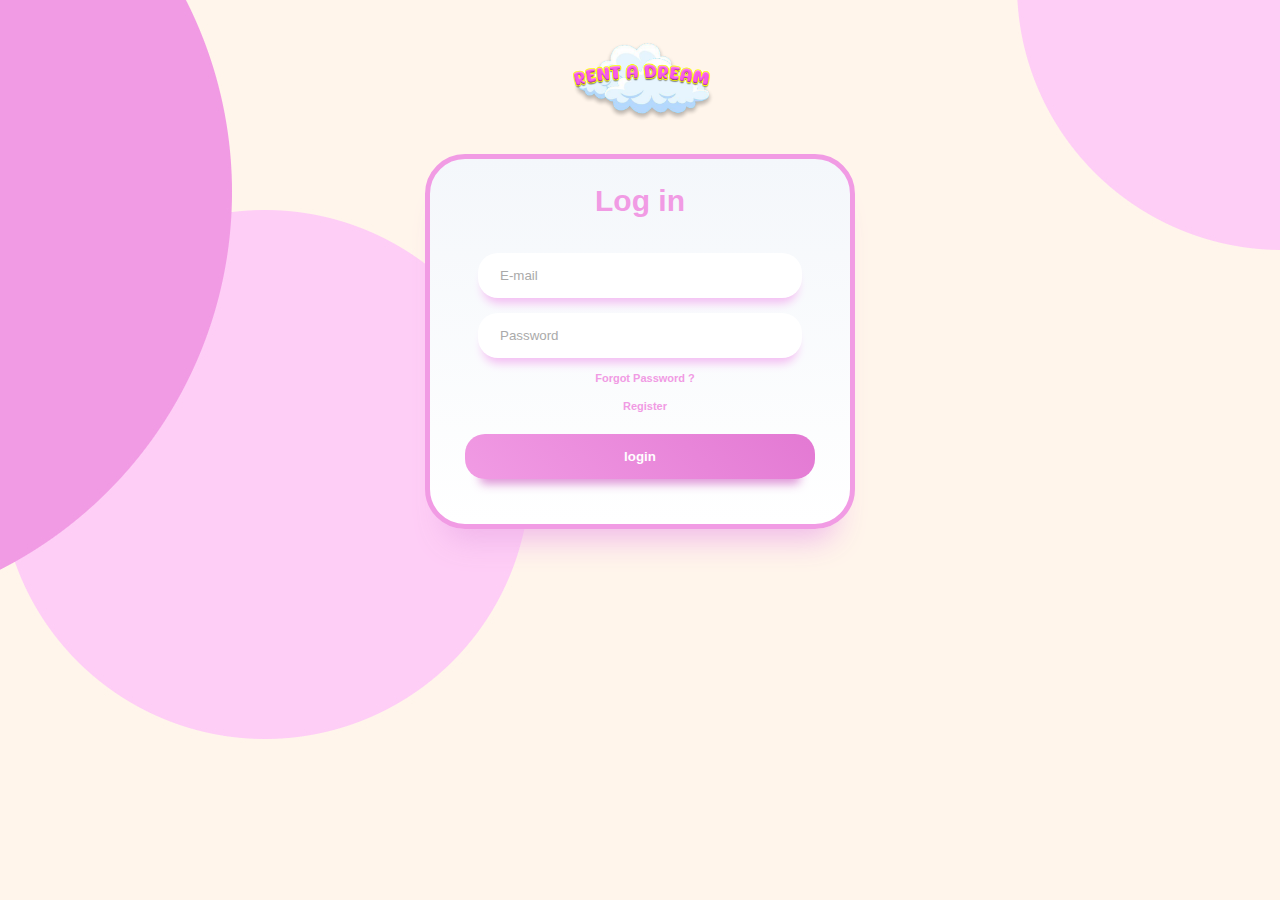
<file: view/login.html>
<!DOCTYPE html>
<html lang="en">

<head>
    <meta charset="UTF-8">
    <meta name="viewport" content="width=device-width, initial-scale=1.0">
    <title>Document</title>
    <link rel="stylesheet" href="styles.css">
</head>

<body>
    <div class="login">
        <div style="justify-content: center;text-align:center;">
            <a href="../view/index.php"><img src="../view/img/Rent-a-dream-logo-only.png" width="150rem" alt=""></a>
        </div>
        <div style="display:flex;text-align: center;justify-content:center;align-items: center;">
            <div class="container">
                <div class="heading">Log in</div>
                <form action="../controller/usercontroller.php" class="form" method="POST">
                    <input required class="input" type="email" name="email" id="email" placeholder="E-mail">
                    <input required class="input" type="password" name="password" id="password" placeholder="Password">
                    <span class="forgot-password"><a href="sign_up.html" style="text-shadow: none">Forgot Password ?</a></span>
                    <span class="forgot-password"><a href="sign_up.html" style="text-shadow: none">Register</a></span>
                    <input class="login-button" type="submit" name="login" value="login">
                </form>
            </div>
        </div>

    </div>

</body>

</html>
</file>
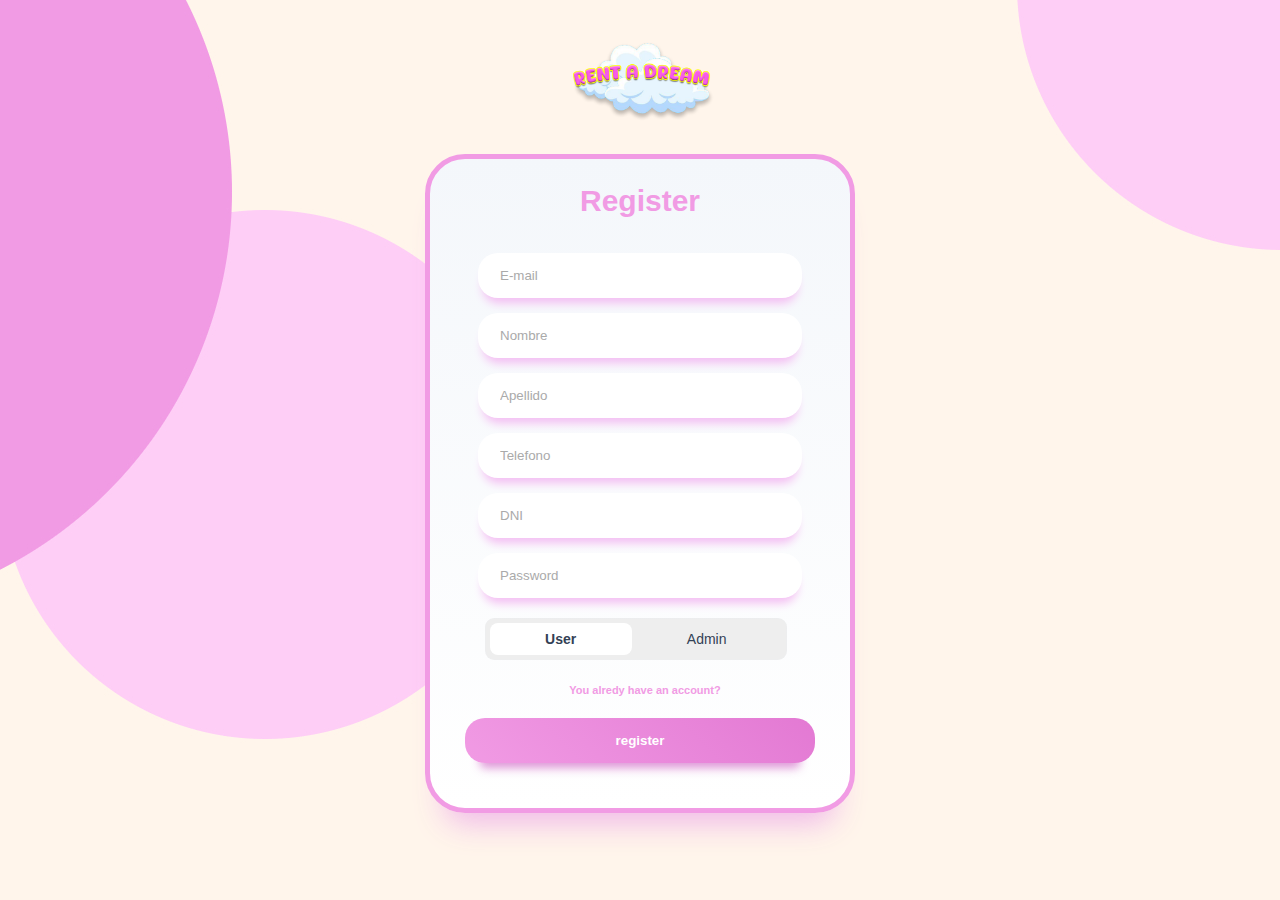
<file: view/sign_up.html>
<!DOCTYPE html>
<html lang="en">

<head>
    <meta charset="UTF-8">
    <meta name="viewport" content="width=device-width, initial-scale=1.0">
    <title>Document</title>
    <link rel="stylesheet" href="styles.css">
</head>

<body>

    <div class="login">
        <div style="justify-content: center;text-align:center;">
            <a href="../view/index.php"><img src="../view/img/Rent-a-dream-logo-only.png" width="150rem" alt=""></a>
        </div>
        <div style="display:flex;text-align: center;justify-content:center;">
            <!-- From Uiverse.io by Smit-Prajapati -->
            <div class="container">
                <div class="heading">Register</div>
                <form method="POST" class="form" action="../controller/usercontroller.php">
                    <input required class="input" type="email" name="email" id="email" placeholder="E-mail">
                    <input required class="input" type="name" name="name" id="name" placeholder="Nombre">
                    <input required class="input" type="surname" name="surname" id="surname" placeholder="Apellido">
                    <input required class="input" type="phone" name="phone" id="phone" placeholder="Telefono">
                    <input required class="input" type="text" name="dni" id="dni" placeholder="DNI">
                    <input required class="input" type="password" name="password" id="password" placeholder="Password">
                    <div class="radio-inputs">
                        <label class="radio">
                            <input required type="radio" name="rol" value="user" checked="">
                            <span class="name">User</span>
                        </label>
                        <label class="radio">
                            <input required type="radio" name="rol" value="admin">
                            <span class="name">Admin</span>
                        </label>
                    </div>
                    <span class="forgot-password"><a href="login.html" style="text-shadow: none">You alredy have an account?</a></span>
                    <input class="login-button" type="submit" name="register" value="register">
                </form>
            </div>
        </div>

    </div>
    <div></div>

</body>
</html>
</file>
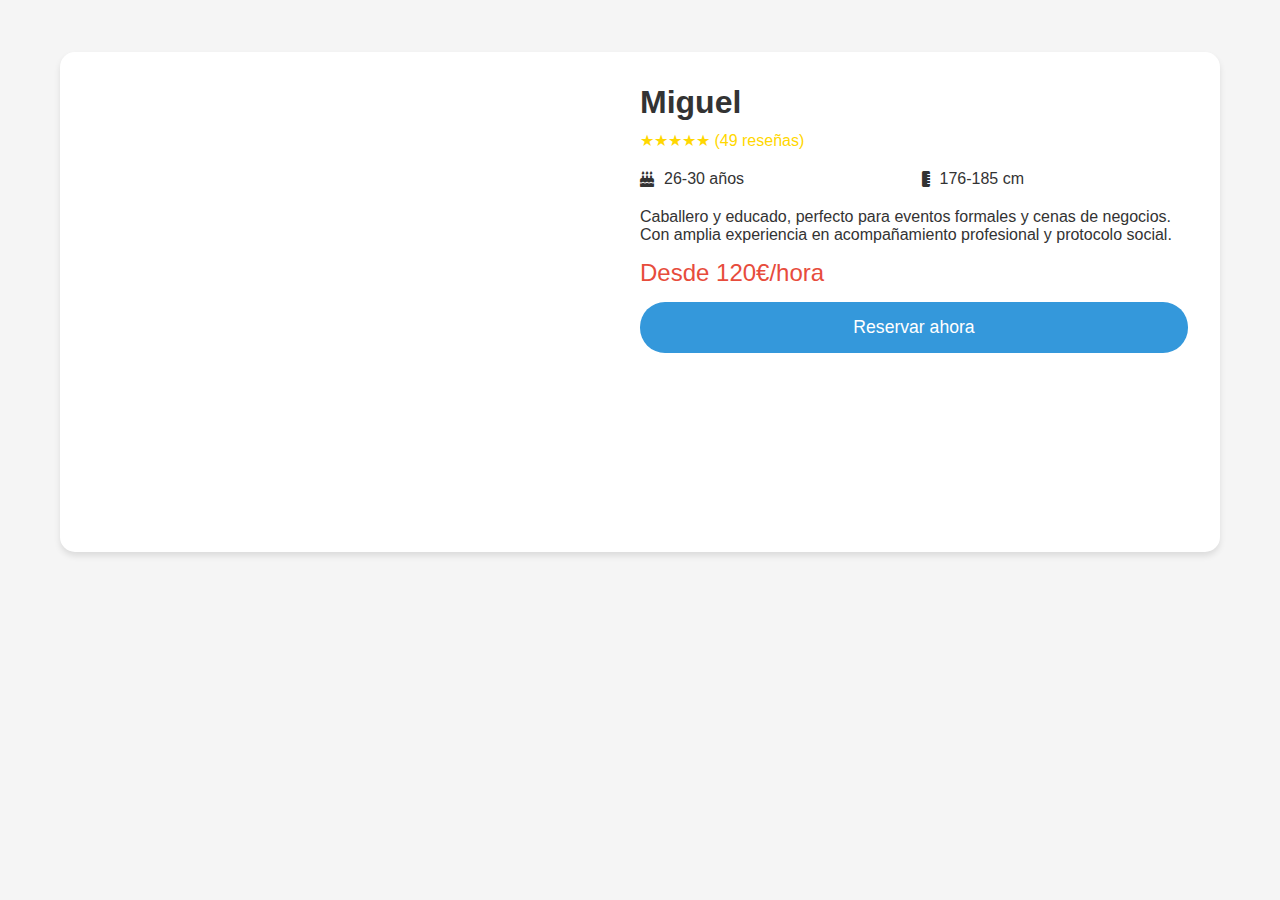
<file: view/chicos-html/trabajadores/miguel.html>
<!DOCTYPE html>
<html lang="es">
<head>
    <meta charset="UTF-8">
    <meta name="viewport" content="width=device-width, initial-scale=1.0">
    <title>Compañero Miguel - CHICOS</title>
    <link rel="stylesheet" href="https://cdnjs.cloudflare.com/ajax/libs/font-awesome/6.0.0/css/all.min.css">
    <style>
        * {
            margin: 0;
            padding: 0;
            box-sizing: border-box;
            font-family: 'Arial', sans-serif;
        }

        body {
            background: #f5f5f5;
            color: #333;
        }

        .container {
            max-width: 1200px;
            margin: 2rem auto;
            padding: 20px;
        }

        .profile-card {
            background: white;
            border-radius: 15px;
            box-shadow: 0 4px 6px rgba(0,0,0,0.1);
            overflow: hidden;
            display: flex;
            flex-direction: column;
        }

        .profile-image {
            flex: 1;
            min-height: 400px;
            background: url('https://via.placeholder.com/600x400') center/cover;
        }

        .profile-info {
            flex: 1;
            padding: 2rem;
        }

        .rating {
            color: #ffd700;
            margin: 10px 0;
        }

        .price {
            color: #e74c3c;
            font-size: 1.5rem;
            margin: 15px 0;
        }

        .btn-reservar {
            background: #3498db;
            color: white;
            padding: 15px 30px;
            border: none;
            border-radius: 25px;
            font-size: 1.1rem;
            cursor: pointer;
            transition: all 0.3s;
            display: block;
            width: 100%;
        }

        .btn-reservar:hover {
            background: #2980b9;
        }

        .details-grid {
            display: grid;
            grid-template-columns: repeat(2, 1fr);
            gap: 15px;
            margin: 20px 0;
        }

        .detail-item {
            display: flex;
            align-items: center;
            gap: 10px;
        }

        @media (min-width: 768px) {
            .profile-card {
                flex-direction: row;
            }
            
            .profile-image {
                min-height: 500px;
            }
        }
    </style>
</head>
<body>
    <div class="container">
        <div class="profile-card">
            <div class="profile-image"></div>
            <div class="profile-info">
                <h1>Miguel</h1>
                <div class="rating">
                    ★★★★★ (49 reseñas)
                </div>
                
                <div class="details-grid">
                    <div class="detail-item">
                        <i class="fas fa-birthday-cake"></i>
                        <span>26-30 años</span>
                    </div>
                    <div class="detail-item">
                        <i class="fas fa-ruler-vertical"></i>
                        <span>176-185 cm</span>
                    </div>
                </div>

                <p class="description">
                    Caballero y educado, perfecto para eventos formales y cenas de negocios. Con amplia experiencia en acompañamiento profesional y protocolo social.
                </p>

                <div class="price">
                    Desde 120€/hora
                </div>

                <button class="btn-reservar">
                    Reservar ahora
                </button>
            </div>
        </div>
    </div>
</body>
</html>
</file>
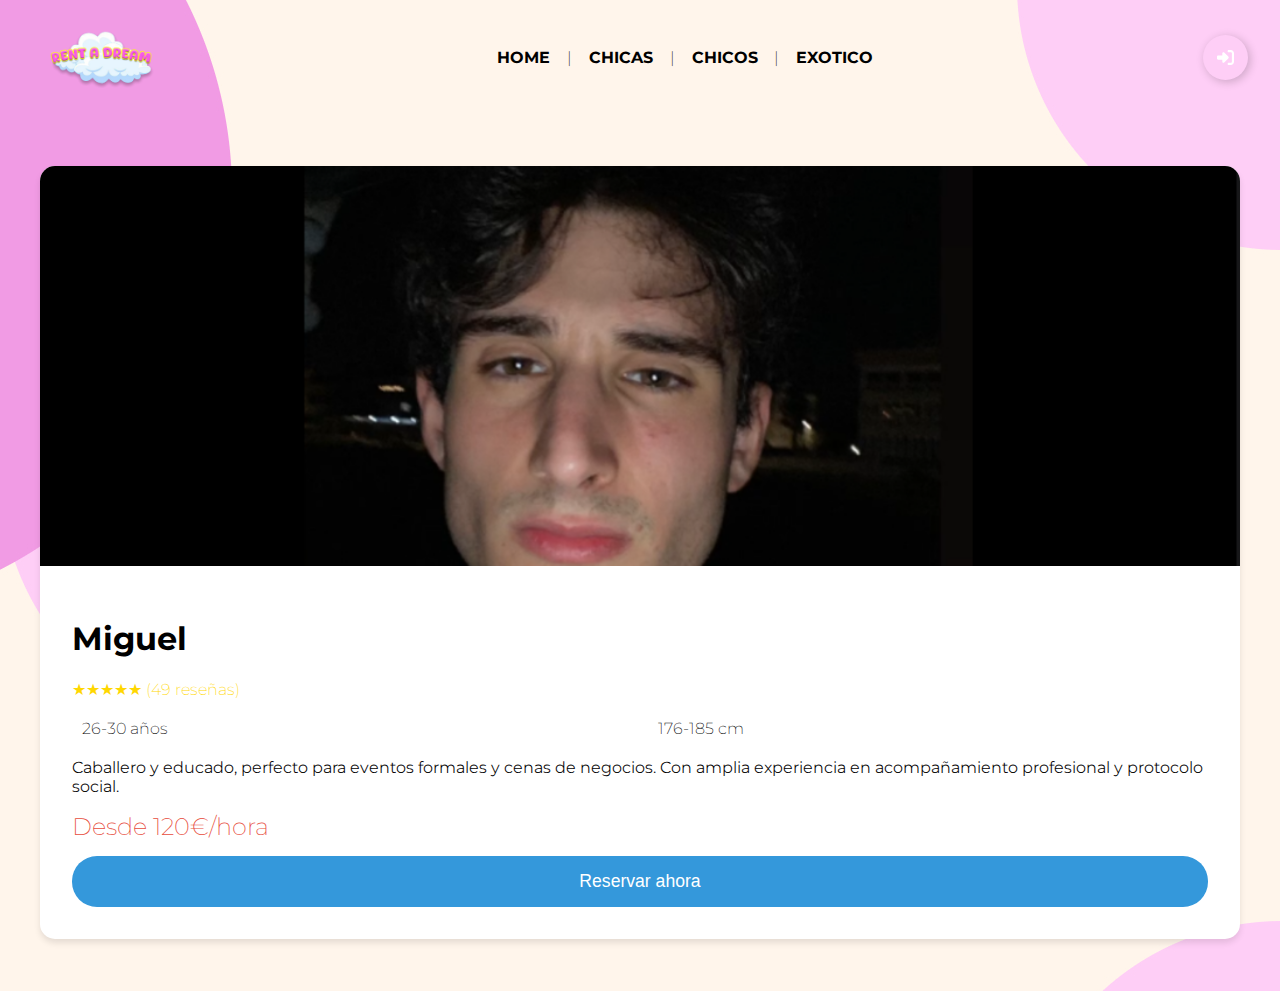
<file: view/trabajadores/chicos-html/miguel.html>
<!DOCTYPE html>
<html lang="en">

<head>
    <meta charset="UTF-8">
    <meta name="viewport" content="width=device-width, initial-scale=1.0">
    <title>Rent a Dream</title>
    <link rel="stylesheet" href="../../styles.css">
    <link rel="preconnect" href="https://fonts.googleapis.com">
    <link rel="preconnect" href="https://fonts.gstatic.com" crossorigin>
    <link href="https://fonts.googleapis.com/css2?family=Montserrat:ital,wght@0,100..900;1,100..900&display=swap"
        rel="stylesheet">
</head>

<body>
    <div>
        <nav>
            <div id="nav1">
                <a href=""><img src="../../img/Rent-a-dream-logo-only.png" width="110rem" alt=""></a>
            </div>
            <div id="nav2" class="display-nav2">
                <a href="../../index.html">HOME</a>
                <span>|</span>
                <a href="../../chicas">CHICAS</a>
                <span>|</span>
                <a href="../../chicos">CHICOS</a>
                <span>|</span>
                <a href="../../exotico">EXOTICO</a>
            </div>
            <div>
                <a href="../../../sources/php/login.phps">
                    <button class="Btn">
                        <div class="sign"><svg viewBox="0 0 512 512">
                                <path
                                    d="M217.9 105.9L340.7 228.7c7.2 7.2 11.3 17.1 11.3 27.3s-4.1 20.1-11.3 27.3L217.9 406.1c-6.4 6.4-15 9.9-24 9.9c-18.7 0-33.9-15.2-33.9-33.9l0-62.1L32 320c-17.7 0-32-14.3-32-32l0-64c0-17.7 14.3-32 32-32l128 0 0-62.1c0-18.7 15.2-33.9 33.9-33.9c9 0 17.6 3.6 24 9.9zM352 416l64 0c17.7 0 32-14.3 32-32l0-256c0-17.7-14.3-32-32-32l-64 0c-17.7 0-32-14.3-32-32s14.3-32 32-32l64 0c53 0 96 43 96 96l0 256c0 53-43 96-96 96l-64 0c-17.7 0-32-14.3-32-32s14.3-32 32-32z">
                                </path>
                            </svg></div>

                        <div class="text">Login</div>
                    </button>
                </a>
            </div>
        </nav>
        <nav>
            <div>
            </div>
            <div id="nav2" class="display-nav2-mobile">
                <a href="../../index.html">HOME</a>
                <span>|</span>
                <a href="../../chicas">CHICAS</a>
                <span>|</span>
                <a href="../../chicos">CHICOS</a>
                <span>|</span>
                <a href="../../exotico">EXOTICO</a>
            </div>
            <div>
            </div>
        </nav>
        
        <body>

            <div class="worker-container">
                <div class="worker-profile-card">
                    <div class="worker-profile-image" style="background: url(../../img/workers/man/miguel-sigma-wider.png) center/cover;"></div>
                    <div class="worker-profile-info">
                        <h1>Miguel</h1>
                        <div class="worker-rating">
                            ★★★★★ (49 reseñas)
                        </div>

                        <div class="worker-details-grid">
                            <div class="worker-detail-item">
                                <i class="fas fa-birthday-cake"></i>
                                <span>26-30 años</span>
                            </div>
                            <div class="worker-detail-item">
                                <i class="fas fa-ruler-vertical"></i>
                                <span>176-185 cm</span>
                            </div>
                        </div>

                        <p class="worker-description">
                            Caballero y educado, perfecto para eventos formales y cenas de negocios. Con amplia
                            experiencia en acompañamiento profesional y protocolo social.
                        </p>

                        <div class="worker-price">
                            Desde 120€/hora
                        </div>

                        <button class="worker-btn-reservar">
                            Reservar ahora
                        </button>
                    </div>
                </div>
            </div>
        </body>

</html>
</file>
<file: view/styles.css>
body {
    background-color: #FFB6F3;
    margin: 0;
    font-family: "Montserrat", sans-serif;
    font-optical-sizing: auto;
    font-weight: 200;
    font-style: normal;
    background-image: url(img/fondofinal.jpg);
}

p {
    font-weight: 350;
}

nav {
    display: flex;
    justify-content: space-between;
    align-items: center;
    margin: 0;
    padding-left: 2rem;
    padding-right: 2rem;
}

a {
    color: inherit;
    text-decoration: none;
    font-weight: bold;
    padding: 0.8rem;
}

a:hover {
    color: rgb(255, 255, 255);
    text-shadow:
        /* Bordes (sin blur) */
        -1px -1px 0 rgb(255, 176, 222),
        1px -1px 0 rgb(255, 176, 222),
        -1px 1px 0 rgb(255, 176, 222),
        1px 1px 0 rgb(255, 176, 222),
        
        /* Glow (con blur) */
        0 0 10px rgba(255, 176, 222, 0.8),
        0 0 20px rgba(255, 176, 222, 0.5);
}

#madre {
    margin-left: 10%;
}


.filter-button {
    height: 35px;
    margin: 0;  
    width: 90px;
    background: #ffffff;
    justify-content: center;
    cursor: pointer;
    align-items: center;
    font-family: "Montserrat", sans-serif;
    text-shadow: 2px #ff9ae7 ;
    border: solid #ffcce6 1px;
    font-size: 12px;
    color: #ff9ae7;
    transition: 500ms;
    border-radius: 5px;
    background: linear-gradient(145deg, #fff0f6, #ffe6f2);
    box-shadow: -1px -5px 15px #ffcce6, 5px 5px 15px #ffb3d9,
                inset 5px 5px 10px #ffe6f2, inset -5px -5px 10px #fff0f6;
}

.filter-button:hover {
    box-shadow: 1px 1px 13px #ffb3d9, -1px -1px 13px #ff99cc;
    color: #ff89b8;
    transition: 500ms;
}

.filter-button:active {
    box-shadow: 1px 1px 13px #ffb3d9, -1px -1px 33px #ff99cc;
    color: #ff89b8;
    transition: 100ms;
    background: linear-gradient(145deg, #ffe6f2, #fff0f6);
}

/* Estilos específicos para la página de chicos */
.catalog-container {
    display: flex;
    padding: 2rem;
    gap: 2rem;
}

.filters {
    width: 250px;
    background-color: white;
    padding: 1.5rem;
    border-radius: 10px;
    box-shadow: 0 2px 10px rgba(0,0,0,0.1);
    height: 27rem;
}

.filter-section {
    margin-bottom: 1.5rem;
}

.filter-section h3 {
    margin-bottom: 0.8rem;
    color: #333;
    font-size: 1.1rem;
}

.filter-option {
    margin-bottom: 0.5rem;
}

.filter-option label {
    margin-left: 0.5rem;
    color: #555;
}

.catalog {
    flex: 1;
    display: grid;
    grid-template-columns: repeat(auto-fill, minmax(280px, 1fr));
    gap: 1.5rem;
}

.profile-card {
    background-color: white;
    border-radius: 10px;
    overflow: hidden;
    box-shadow: 0 2px 10px rgba(0,0,0,0.1);
    transition: transform 0.3s ease;
}

.profile-card:hover {
    transform: translateY(-5px);
}

.profile-image {
    height: 200px;
    background-color: #eee;
    background-size: cover;
    background-position: center;
}

.profile-info {
    padding: 1.2rem;
}

.profile-name {
    font-size: 1.2rem;
    font-weight: 600;
    margin-bottom: 0.5rem;
    color: #333;
}

.profile-rating {
    display: flex;
    align-items: center;
    margin-bottom: 0.5rem;
}

.stars {
    color: #ffc107;
    margin-right: 0.5rem;
}

.rating-value {
    font-size: 0.9rem;
    color: #777;
}

.profile-description {
    font-size: 0.9rem;
    color: #666;
    margin-bottom: 1rem;
    line-height: 1.4;
}

.profile-price {
    font-weight: 600;
    color: #ff9cf0;
}

.apply-filters {
    background-color: #ff9cf0;
    color: white;
    border: none;
    padding: 0.7rem 1.5rem;
    border-radius: 5px;
    cursor: pointer;
    font-weight: 500;
    width: 100%;
    margin-top: 1rem;
}

.apply-filters:hover {
    background-color: #ff9cf0;
}

.mainp {
    padding-left: 5rem;
    padding-right: 5rem;
    display: flex;
    align-items: center;
    justify-content: space-between;
}

.mainp-slogan {
    width: 30%;
}

.mainp-foto {}

.mainp-ratings {
    display: flex;
    flex-direction: column;
}

.container-grid {
    display: grid;
    grid-template-columns: 1fr 1fr 1fr 1fr;
    grid-template-rows: 1fr 1fr 1fr 1fr 1fr;
    gap: 5px;
    margin: 5rem;
    margin-left: 10rem;
    margin-right: 10rem;
    height: 40rem;
}


.item-grid1 {
    grid-column: 1 / 3;
    grid-row: 1 / 4;
    border-radius: 30px;
    background: #F19BE4;
    box-shadow: inset 23px 23px 46px #cd84c2,
        inset -23px -23px 46px #ffb2ff;
    background-image: url(https://encrypted-tbn0.gstatic.com/images?q=tbn:ANd9GcSmGSTYSvl8Ku5Azdt9Pmv2melOlnDDROMnnA&s);
}

.item-grid2 {
    background-color: #252525;
    grid-column: 1;
    grid-row: 4/6;
    border-radius: 30px;
    background: #F19BE4;
    box-shadow: inset 23px 23px 46px #cd84c2,
        inset -23px -23px 46px #ffb2ff;
}

.item-grid3 {
    background-color: #252525;
    grid-column: 2;
    grid-row: 4/6;
    border-radius: 30px;
    background: #F19BE4;
    box-shadow: inset 23px 23px 46px #cd84c2,
        inset -23px -23px 46px #ffb2ff;
}

.item-grid4 {
    background-color: #252525;
    grid-column: 3/5;
    grid-row: 1 / 6;
    border-radius: 30px;
    background: #F19BE4;
    box-shadow: inset 23px 23px 46px #cd84c2,
        inset -23px -23px 46px #ffb2ff;
}

/* From Uiverse.io by Gaurav-WebDev */
.button {
    height: 50px;
    width: 200px;
    position: relative;
    background-color: transparent;
    cursor: pointer;
    border: 2px solid #252525;
    overflow: hidden;
    border-radius: 30px;
    color: #333;
    transition: all 0.5s ease-in-out;
}

.btn-txt {
    z-index: 1;
    font-weight: 800;
    letter-spacing: 4px;
}

.type1::after {
    content: "";
    position: absolute;
    left: 0;
    top: 0;
    transition: all 0.5s ease-in-out;
    background-color: #be8c8c;
    border-radius: 30px;
    visibility: hidden;
    height: 10px;
    width: 10px;
    z-index: -1;
}

.button:hover {
    box-shadow: 1px 1px 200px #252525;
    color: #fff;
    border: none;
}

.type1:hover::after {
    visibility: visible;
    transform: scale(100) translateX(2px);
}

/* Boton Login */
/* From Uiverse.io by vinodjangid07 */
.Btn {
    display: flex;
    align-items: center;
    justify-content: flex-start;
    width: 45px;
    height: 45px;
    border: none;
    border-radius: 50%;
    cursor: pointer;
    position: relative;
    overflow: hidden;
    transition-duration: .3s;
    box-shadow: 2px 2px 10px rgba(0, 0, 0, 0.199);
    background-color: #FECEF6;
}

/* plus sign */
.sign {
    width: 100%;
    transition-duration: .3s;
    display: flex;
    align-items: center;
    justify-content: center;
}

.sign svg {
    width: 17px;
}

.sign svg path {
    fill: white;
}

/* text */
.text {
    position: absolute;
    right: 0%;
    width: 0%;
    opacity: 0;
    color: white;
    font-size: 1.2em;
    font-weight: 600;
    transition-duration: .3s;
}

/* hover effect on button width */
.Btn:hover {
    width: 125px;
    border-radius: 40px;
    transition-duration: .3s;
}

.Btn:hover .sign {
    width: 30%;
    transition-duration: .3s;
    padding-left: 15px;
}

/* hover effect button's text */
.Btn:hover .text {
    opacity: 1;
    width: 70%;
    transition-duration: .3s;
    padding-right: 8px;
}

/* button click effect*/
.Btn:active {
    transform: translate(2px, 2px);
}

/* From Uiverse.io by Yaya12085 */
/* Card para ratings */
.card {
    display: flex;
    flex-direction: column;
    justify-content: space-between;
    padding: 20px;
    max-width: 320px;
    border-radius: 50px;
    background: #FECEF6;
    box-shadow: 20px 20px 60px #f6c8ef, -20px -20px 60px #ffd4fd;
    margin: 0.5rem;
}

.stars {
    display: flex;
    grid-gap: 0.125rem;
    gap: 0.125rem;
    color: rgb(238, 203, 8);
}

.star {
    height: 1.25rem;
    width: 1.25rem;
}

.infos {
    margin-top: 1rem;
}

.date-time {
    color: rgba(7, 63, 216, 1);
    font-size: 12px;
    font-weight: 600;
}

.description {
    margin-top: 0.4rem;
    line-height: 1.625;
    color: rgb(0, 0, 0);
}

.author {
    margin-top: 1.3rem;
    font-size: 0.875rem;
    line-height: 1.25rem;
    color: rgb(0, 0, 0);
}


/* container login inicio */
.login{
    text-align: center;
    justify-content: center;
    align-items: center;
    height: 100vh;
}

/* From Uiverse.io by Smit-Prajapati */ 
.container {
    max-width: 350px;
    background: #F8F9FD;
    background: linear-gradient(0deg, rgb(255, 255, 255) 0%, rgb(244, 247, 251) 100%);
    border-radius: 40px;
    padding: 25px 35px;
    border: 5px solid #F19BE4;
    box-shadow: rgba(238, 177, 232, 0.878) 0px 30px 30px -20px;
    margin: 0;
  }
  
  .heading {
    text-align: center;
    font-weight: 900;
    font-size: 30px;
    color: #F19BE4;
  }
  
  .form {
    margin-top: 20px;
  }
  
  .form .input {
    width: 80%;
    background: white;
    border: none;
    padding: 15px 20px;
    border-radius: 20px;
    margin-top: 15px;
    box-shadow: #f3bcf2 0px 10px 10px -5px;
    border-inline: 2px solid transparent;
  }
  
  .form .input::-moz-placeholder {
    color: rgb(170, 170, 170);
  }
  
  .form .input::placeholder {
    color: rgb(170, 170, 170);
  }
  
  .form .input:focus {
    outline: none;
    border-inline: 2px solid #F19BE4;
  }
  
  .form .forgot-password {
    display: block;
    margin-top: 10px;
    margin-left: 10px;
  }
  
  .form .forgot-password a {
    font-size: 11px;
    color: #F19BE4;
    text-decoration: none;
  }
  
  .form .login-button {
    display: block;
    width: 100%;
    font-weight: bold;
    background: linear-gradient(45deg, #F19BE4 0%, #e379d3 100%);
    color: white;
    padding-block: 15px;
    margin: 20px auto;
    border-radius: 20px;
    box-shadow: rgba(218, 134, 209, 0.878) 0px 20px 10px -15px;
    border: none;
    transition: all 0.2s ease-in-out;
  }
  
  .form .login-button:hover {
    transform: scale(1.03);
    box-shadow: rgba(133, 189, 215, 0.8784313725) 0px 23px 10px -20px;
  }
  
  .form .login-button:active {
    transform: scale(0.95);
    box-shadow: rgba(133, 189, 215, 0.8784313725) 0px 15px 10px -10px;
  }
  
 
  #filters-mobile{
    display: none;
}

.display-nav2-mobile{
    display: none;
}

.worker-container {
    max-width: 1200px;
    margin: 2rem auto;
    padding: 20px;
}

.worker-profile-card {
    background: white;
    border-radius: 15px;
    box-shadow: 0 4px 6px rgba(0, 0, 0, 0.1);
    overflow: hidden;
    display: flex;
    flex-direction: column;
}

.worker-profile-image {
    flex: 1;
    min-height: 400px;
    background: url('https://via.placeholder.com/600x400') center/cover;
}

.worker-profile-info {
    flex: 1;
    padding: 2rem;
}

.worker-rating {
    color: #ffd700;
    margin: 10px 0;
}

.worker-price {
    color: #e74c3c;
    font-size: 1.5rem;
    margin: 15px 0;
}

.worker-btn-reservar {
    background: #3498db;
    color: white;
    padding: 15px 30px;
    border: none;
    border-radius: 25px;
    font-size: 1.1rem;
    cursor: pointer;
    transition: all 0.3s;
    display: block;
    width: 100%;
}

.worker-btn-reservar:hover {
    background: #2980b9;
}

.worker-details-grid {
    display: grid;
    grid-template-columns: repeat(2, 1fr);
    gap: 15px;
    margin: 20px 0;
}

.worker-detail-item {
    display: flex;
    align-items: center;
    gap: 10px;
}

.usuario-template { 
    /* ------------------------------------------------------------ */
    /* fill */
    --fill: #00000000;
    --fill-hover: rgba(218, 134, 209, 0.878);
    --fill-active: rgba(218, 134, 209, 0.878);
    /* txt */
    --txt: #000000;
    /*-------------------------*/
    --br: 0.325rem;
    --gap: 0.275rem;
    /* ---------------------------------------------------------- */
    display: flex;
    padding: 0;
    margin: 0;
    box-sizing: border-box;
    font-size: 0.975rem;
    color: var(--txt);
  }
  
  /* button */
  .usuario-button {
    display: inline-block;
    list-style-type: none;
    list-style: none;
    appearance: none;
    outline: 0;
    border: 0;
    cursor: pointer;
    text-decoration: none;
    font-size: inherit;
    color: inherit;
    white-space: nowrap;
    padding: calc(var(--gap) * 3) calc(var(--gap) * 5);
    text-align: left;
    background-color: var(--fill);
    border-radius: var(--br);
  }
  
  .usuario-button:hover {
    background-color: var(--fill-hover);
  }
  
  .usuario-button:focus,
  .usuario-button:active,
  .usuario-button.active {
    background-color: var(--fill-active);
  }
  
  /* popup */
  .usuario-popup {
    position: relative;
  }
  
  .usuario-popup-header {
    display: flex;
    flex-direction: row;
    flex-wrap: nowrap;
    align-items: center;
    gap: calc(var(--gap) * 3);
  }
  
  .usuario-popup-main {
    position: absolute;
    top: 100%;
    right: 0;
    opacity: 0;
    margin-top: var(--gap);
    border-radius: var(--br);
    padding: var(--gap);
    background-color: rgba(218, 134, 209, 0.878);
    box-shadow: rgba(218, 134, 209, 0.878) 0px 0px 0px 1px;
    transition: 0.4s;
  }
  
  .usuario-popup:focus .usuario-popup-main {
    margin-top: 1rem;
    opacity: 1;
  }
  
  .usuario-list-box {
    display: flex;
    flex-direction: column;
    padding: 0;
  }
  
  /* From Uiverse.io by Yaya12085 */ 
.radio-inputs {
    position: relative;
    display: flex;
    flex-wrap: wrap;
    border-radius: 0.5rem;
    background-color: #EEE;
    box-sizing: border-box;
    box-shadow: 0 0 0px 1px rgba(0, 0, 0, 0.06);
    padding: 0.25rem;
    margin: 1.3rem;
    width: 300px;
    font-size: 14px;
  }
  
  .radio-inputs .radio {
    flex: 1 1 auto;
    text-align: center;
  }
  
  .radio-inputs .radio input {
    display: none;
  }
  
  .radio-inputs .radio .name {
    display: flex;
    cursor: pointer;
    align-items: center;
    justify-content: center;
    border-radius: 0.5rem;
    border: none;
    padding: .5rem 0;
    color: rgba(51, 65, 85, 1);
    transition: all .15s ease-in-out;
  }
  
  .radio-inputs .radio input:checked + .name {
    background-color: #fff;
    font-weight: 600;
  }
  
  
  
  
    
  /* container login fin */

@media (max-width: 1280px) {
    .mainp {
        padding-left: 5rem;
    }

    .mainp-foto {
        padding-right: 0;
    }

    .mainp-ratings {
        display: none;
    }
}

@media (max-width: 1068px) {
    .mainp {
        flex-direction: column;
        padding: 0;
        margin: 0;
        text-align: center;
    }

    .mainp-slogan {
        text-align: center;
        width: 70%;
    }

    .mainp-slogan-txt {
        text-align: justify;
    }

    .mainp-slogan-h2 {
        text-align: left;
    }

    .mainp-ratings {
        display: flex;
    }
}
@media (max-width: 750px) {
    .profile-card {
        flex-direction: row;
    }

    .profile-image {
        min-height: 500px;
    }

    .logo-img {
        display: none;
    }

    .mainp {
        flex-direction: column;
        padding: 0;
        margin: 0;
        text-align: center;
    }

    .mainp-slogan {
        text-align: center;
        width: 70%;
    }

    .mainp-slogan-txt {
        text-align: justify;
    }

    .mainp-slogan-h2 {
        text-align: left;
    }

    .mainp-ratings {
        display: flex;
    }

    #filters-display{
        display: none;
    }
    #filters-mobile{
        display: flex;
        justify-content: center;
        flex-direction: column;
    
    }


    .display-nav2-mobile a{
        font-size: 0.8rem;
    }
    .display-nav2{
        font-size: 15px;
    }
    .filters{
        display: flex;
        height: auto;
        justify-content: space-between;
        width: auto;
        margin-left: 2rem;
        margin-right: 2rem;
        flex-direction: column;
    }
    
}
</file>
